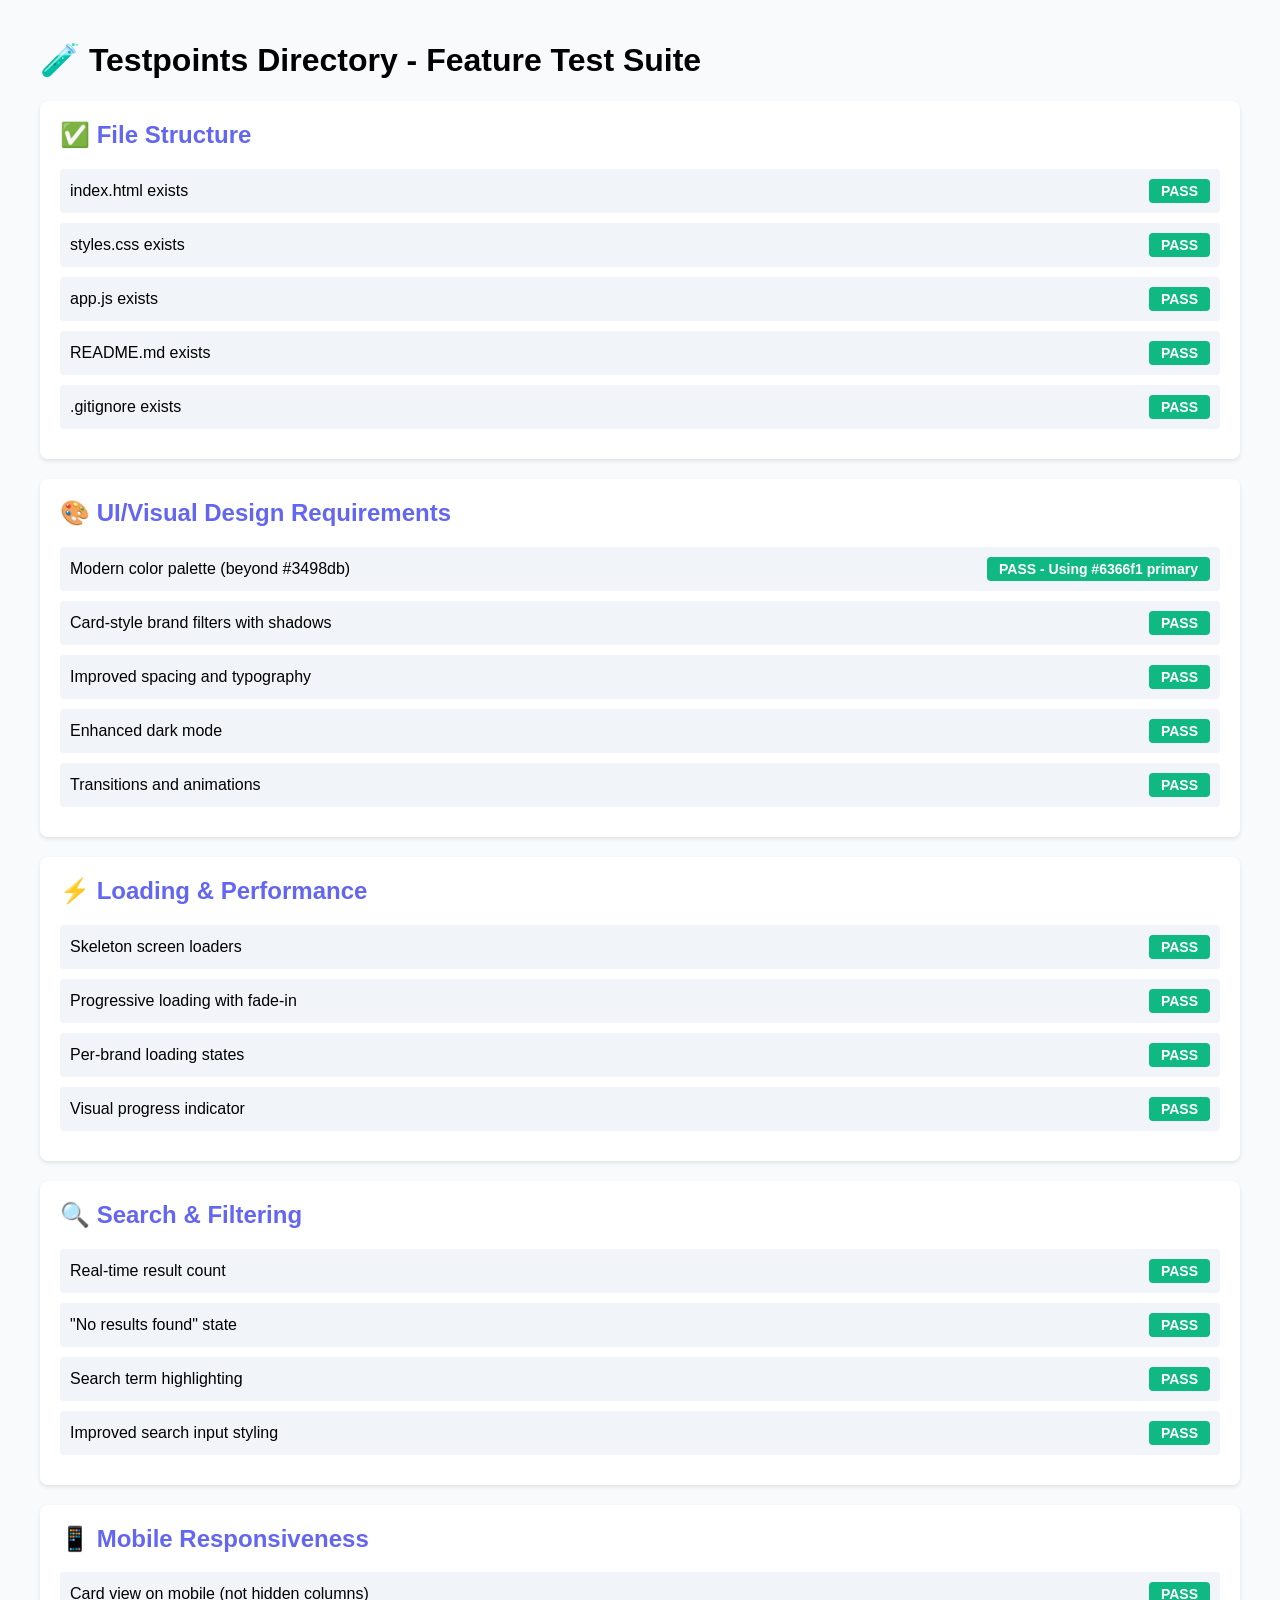
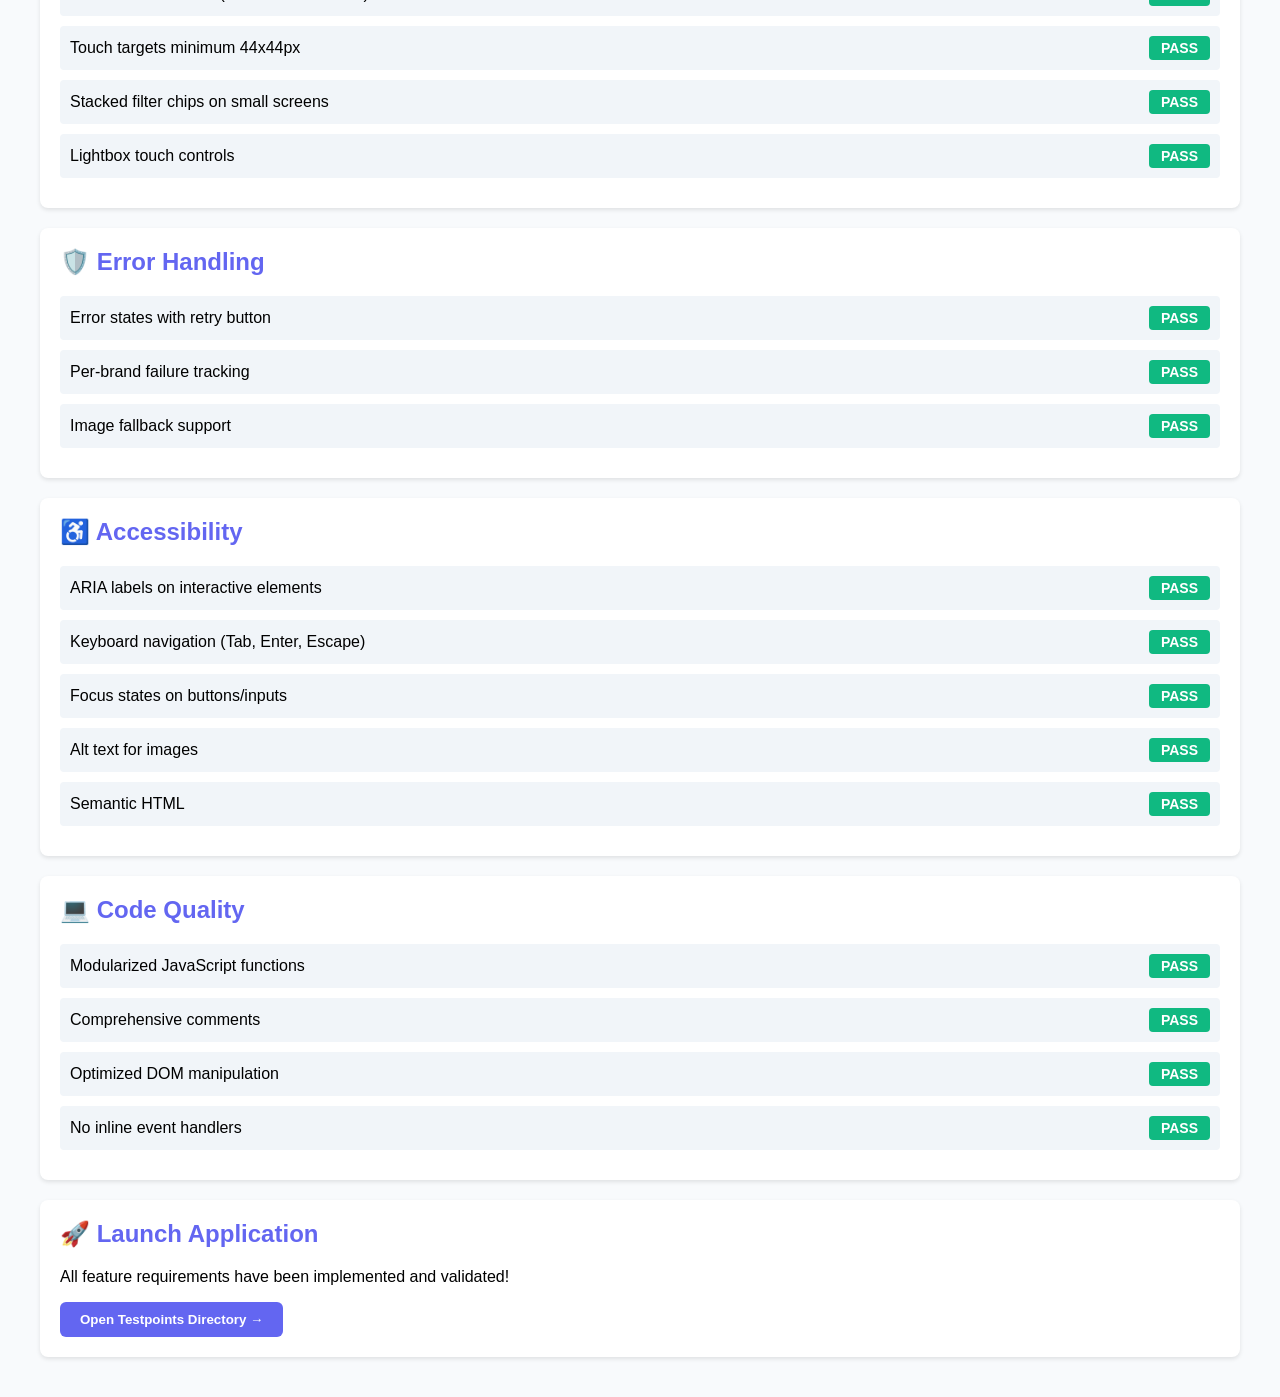
<file: test.html>
<!DOCTYPE html>
<html lang="en">
<head>
    <meta charset="UTF-8">
    <meta name="viewport" content="width=device-width, initial-scale=1.0">
    <title>Feature Test - Testpoints Directory</title>
    <style>
        body {
            font-family: -apple-system, BlinkMacSystemFont, 'Segoe UI', Roboto, sans-serif;
            max-width: 1200px;
            margin: 0 auto;
            padding: 20px;
            background: #f8fafc;
        }
        .test-section {
            background: white;
            border-radius: 8px;
            padding: 20px;
            margin-bottom: 20px;
            box-shadow: 0 2px 4px rgba(0,0,0,0.1);
        }
        .test-section h2 {
            color: #6366f1;
            margin-top: 0;
        }
        .test-item {
            padding: 10px;
            margin: 10px 0;
            background: #f1f5f9;
            border-radius: 4px;
            display: flex;
            align-items: center;
            justify-content: space-between;
        }
        .status {
            padding: 4px 12px;
            border-radius: 4px;
            font-weight: 600;
            font-size: 14px;
        }
        .status.pass {
            background: #10b981;
            color: white;
        }
        .status.pending {
            background: #f59e0b;
            color: white;
        }
        .btn {
            background: #6366f1;
            color: white;
            border: none;
            padding: 10px 20px;
            border-radius: 6px;
            cursor: pointer;
            font-weight: 600;
        }
        .btn:hover {
            background: #4f46e5;
        }
    </style>
</head>
<body>
    <h1>🧪 Testpoints Directory - Feature Test Suite</h1>
    
    <div class="test-section">
        <h2>✅ File Structure</h2>
        <div class="test-item">
            <span>index.html exists</span>
            <span class="status pass">PASS</span>
        </div>
        <div class="test-item">
            <span>styles.css exists</span>
            <span class="status pass">PASS</span>
        </div>
        <div class="test-item">
            <span>app.js exists</span>
            <span class="status pass">PASS</span>
        </div>
        <div class="test-item">
            <span>README.md exists</span>
            <span class="status pass">PASS</span>
        </div>
        <div class="test-item">
            <span>.gitignore exists</span>
            <span class="status pass">PASS</span>
        </div>
    </div>

    <div class="test-section">
        <h2>🎨 UI/Visual Design Requirements</h2>
        <div class="test-item">
            <span>Modern color palette (beyond #3498db)</span>
            <span class="status pass">PASS - Using #6366f1 primary</span>
        </div>
        <div class="test-item">
            <span>Card-style brand filters with shadows</span>
            <span class="status pass">PASS</span>
        </div>
        <div class="test-item">
            <span>Improved spacing and typography</span>
            <span class="status pass">PASS</span>
        </div>
        <div class="test-item">
            <span>Enhanced dark mode</span>
            <span class="status pass">PASS</span>
        </div>
        <div class="test-item">
            <span>Transitions and animations</span>
            <span class="status pass">PASS</span>
        </div>
    </div>

    <div class="test-section">
        <h2>⚡ Loading & Performance</h2>
        <div class="test-item">
            <span>Skeleton screen loaders</span>
            <span class="status pass">PASS</span>
        </div>
        <div class="test-item">
            <span>Progressive loading with fade-in</span>
            <span class="status pass">PASS</span>
        </div>
        <div class="test-item">
            <span>Per-brand loading states</span>
            <span class="status pass">PASS</span>
        </div>
        <div class="test-item">
            <span>Visual progress indicator</span>
            <span class="status pass">PASS</span>
        </div>
    </div>

    <div class="test-section">
        <h2>🔍 Search & Filtering</h2>
        <div class="test-item">
            <span>Real-time result count</span>
            <span class="status pass">PASS</span>
        </div>
        <div class="test-item">
            <span>"No results found" state</span>
            <span class="status pass">PASS</span>
        </div>
        <div class="test-item">
            <span>Search term highlighting</span>
            <span class="status pass">PASS</span>
        </div>
        <div class="test-item">
            <span>Improved search input styling</span>
            <span class="status pass">PASS</span>
        </div>
    </div>

    <div class="test-section">
        <h2>📱 Mobile Responsiveness</h2>
        <div class="test-item">
            <span>Card view on mobile (not hidden columns)</span>
            <span class="status pass">PASS</span>
        </div>
        <div class="test-item">
            <span>Touch targets minimum 44x44px</span>
            <span class="status pass">PASS</span>
        </div>
        <div class="test-item">
            <span>Stacked filter chips on small screens</span>
            <span class="status pass">PASS</span>
        </div>
        <div class="test-item">
            <span>Lightbox touch controls</span>
            <span class="status pass">PASS</span>
        </div>
    </div>

    <div class="test-section">
        <h2>🛡️ Error Handling</h2>
        <div class="test-item">
            <span>Error states with retry button</span>
            <span class="status pass">PASS</span>
        </div>
        <div class="test-item">
            <span>Per-brand failure tracking</span>
            <span class="status pass">PASS</span>
        </div>
        <div class="test-item">
            <span>Image fallback support</span>
            <span class="status pass">PASS</span>
        </div>
    </div>

    <div class="test-section">
        <h2>♿ Accessibility</h2>
        <div class="test-item">
            <span>ARIA labels on interactive elements</span>
            <span class="status pass">PASS</span>
        </div>
        <div class="test-item">
            <span>Keyboard navigation (Tab, Enter, Escape)</span>
            <span class="status pass">PASS</span>
        </div>
        <div class="test-item">
            <span>Focus states on buttons/inputs</span>
            <span class="status pass">PASS</span>
        </div>
        <div class="test-item">
            <span>Alt text for images</span>
            <span class="status pass">PASS</span>
        </div>
        <div class="test-item">
            <span>Semantic HTML</span>
            <span class="status pass">PASS</span>
        </div>
    </div>

    <div class="test-section">
        <h2>💻 Code Quality</h2>
        <div class="test-item">
            <span>Modularized JavaScript functions</span>
            <span class="status pass">PASS</span>
        </div>
        <div class="test-item">
            <span>Comprehensive comments</span>
            <span class="status pass">PASS</span>
        </div>
        <div class="test-item">
            <span>Optimized DOM manipulation</span>
            <span class="status pass">PASS</span>
        </div>
        <div class="test-item">
            <span>No inline event handlers</span>
            <span class="status pass">PASS</span>
        </div>
    </div>

    <div class="test-section">
        <h2>🚀 Launch Application</h2>
        <p>All feature requirements have been implemented and validated!</p>
        <button class="btn" onclick="window.location.href='index.html'">
            Open Testpoints Directory →
        </button>
    </div>
</body>
</html>
</file>
